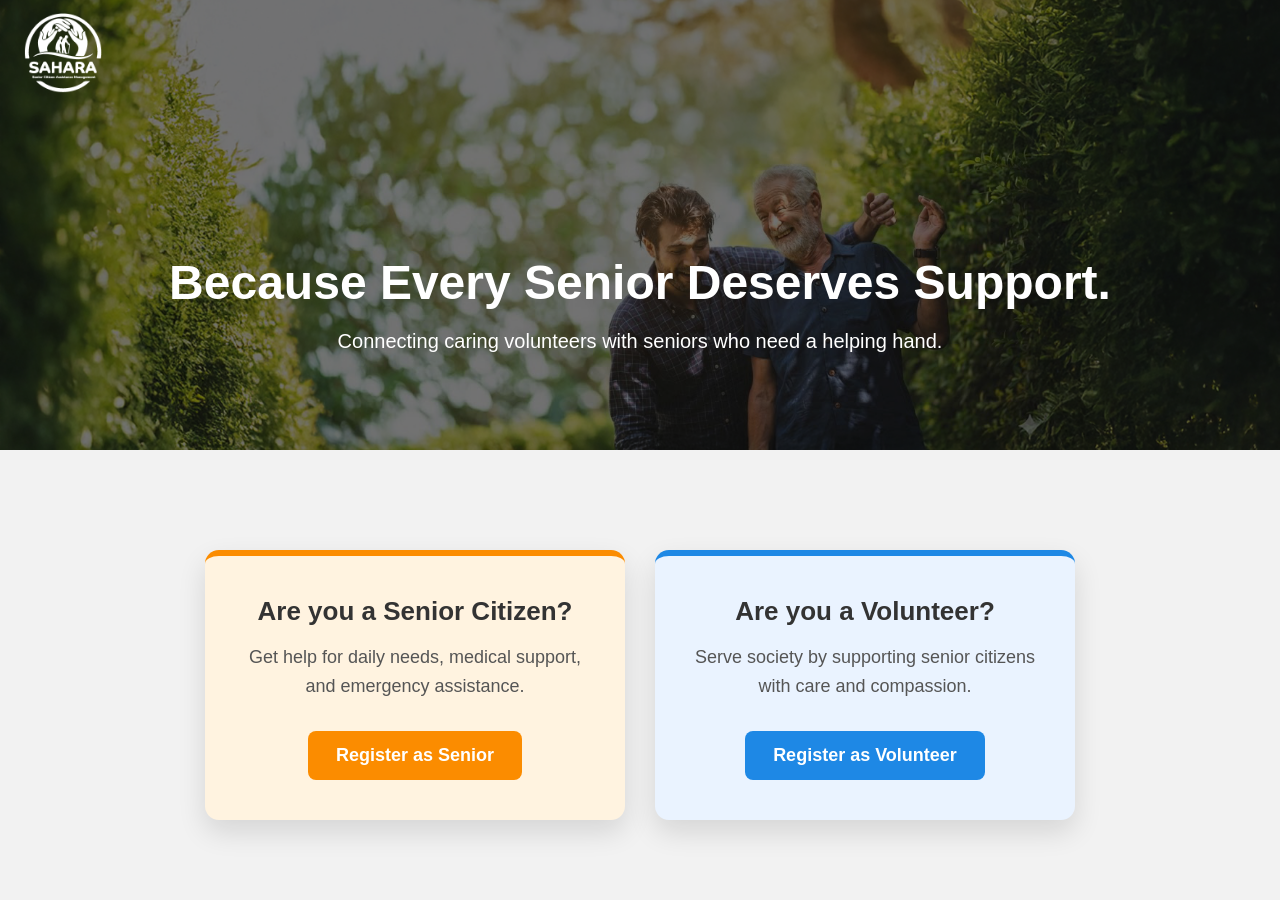
<file: index.html>
<!DOCTYPE html>
<html lang="en">

<head>
    <meta charset="UTF-8">
    <meta name="viewport" content="width=device-width, initial-scale=1.0">
    <title>SAHARA | Senior Citizen Assistance Platform</title>
    <link rel="stylesheet" href="style.css">
</head>

<body>

    <header class="header">
        <div class="logo">
            <img src="imgages/Untitled-1_White.png" alt="SAHARA Logo">
        </div>
    </header>

    <div class="main-container">

        <!-- TOP SECTION -->
        <div class="top-section">
            <div class="overlay">
                <h1>Because Every Senior Deserves Support.</h1>
                <p>Connecting caring volunteers with seniors who need a helping hand.</p>
            </div>
        </div>

        <!-- BOTTOM SECTION -->
        <section class="main-section">


            <div class="bottom-section">

                <div class="login-cards">

                    <!-- SENIOR CARD -->
                    <div class="card senior">
                        <h3>Are you a Senior Citizen?</h3>
                        <p>Get help for daily needs, medical support, and emergency assistance.</p>
                        <button onclick="goSeniorLogin()">Register as Senior</button>
                    </div>

                    <!-- VOLUNTEER CARD -->
                    <div class="card volunteer">
                        <h3>Are you a Volunteer?</h3>
                        <p>Serve society by supporting senior citizens with care and compassion.</p>
                        <button>Register as Volunteer</button>
                    </div>

                </div>
            </div>
        </section>

    </div>
    <script>
        function goSeniorLogin() {
            window.location.href = "senior-login.html";
        }

        function goVolunteerLogin() {
            window.location.href = "volunteer-login.html";
        }
    </script>

</body>

</html>
</file>
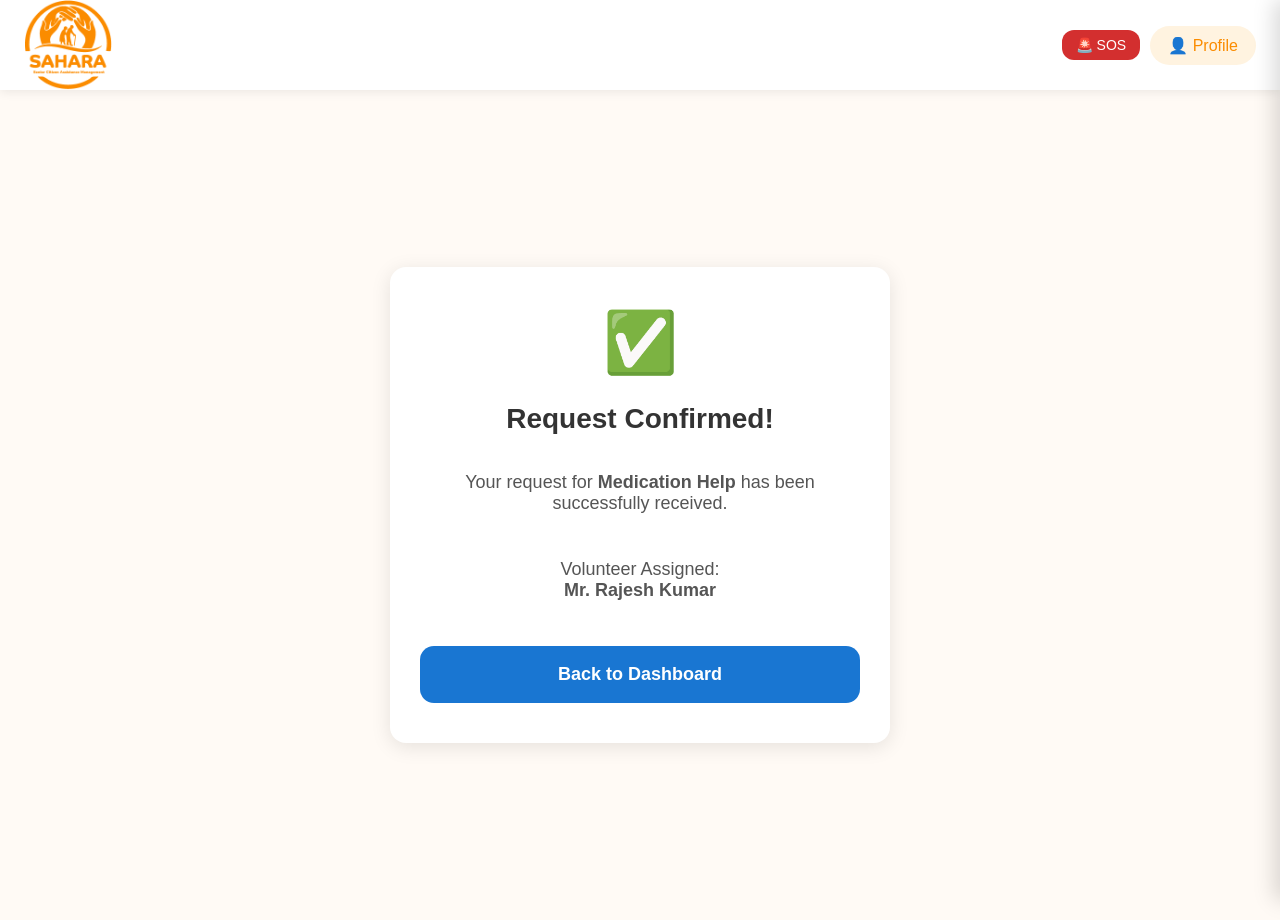
<file: confirmation.html>
<!DOCTYPE html>
<html lang="en">
<head>
  <meta charset="UTF-8">
  <meta name="viewport" content="width=device-width, initial-scale=1.0">
  <title>SAHARA | Request Confirmed</title>
  <link rel="stylesheet" href="confirmation.css">
</head>
<body>

  <header class="header">
    <div class="logo">
      <img src="imgages/orange-logo.png" alt="SAHARA Logo">
  </div>

    <div class="header-actions">
        <button class="sos-header-btn">🚨 SOS</button>
        <div class="profile-btn" onclick="toggleProfile()">👤 Profile</div>
    </div>
</header>

      <!-- PROFILE ASIDE -->
      <aside class="profile-aside" id="profileAside">

        <div class="aside-header">
            <span class="close" onclick="toggleProfile()">✕</span>
            <h2>My Profile</h2>
        </div>

        <div class="aside-body">

            <div class="profile-card">
                <p class="name">Ramesh Sharma</p>
                <p class="age">Age: 68</p>
            </div>

            <div class="emergency-card">
                <h3>Emergency Contacts</h3>
                <p>📞 Son – 9876543210</p>
                <p>📞 Daughter – 9123456789</p>
                <p>📞 Neighbor – 9001122334</p>
            </div>


            <!-- UPDATE BUTTON -->
            <div class="aside-action">
                <button class="update-btn">
                    ✏️ Update Details
                </button>
            </div>

        </div>

        </div>
        <!-- LOGOUT SECTION -->
        <div class="aside-footer">
            <button class="logout-btn">
                🚪 Logout
            </button>
        </div>


    </aside>

  <!-- CONFIRMATION SECTION -->
  <section class="confirmation-section">
      <div class="confirmation-card">
          <div class="checkmark">✅</div>
          <h1>Request Confirmed!</h1>
          <p>Your request for <strong>Medication Help</strong> has been successfully received.</p>

          <div class="volunteer-info">
              <p>Volunteer Assigned:</p>
              <p class="volunteer-name">Mr. Rajesh Kumar</p>
          </div>

          <button class="dashboard-btn" onclick="goToDashboard()">Back to Dashboard</button>
      </div>
  </section>

  

  <script>
    function toggleProfile() {
        document.getElementById("profileAside").classList.toggle("active");
    }
    function openEmergencyModal() {
            document.getElementById("emergencyModal").classList.add("active");
        }

        function closeEmergencyModal() {
            document.getElementById("emergencyModal").classList.remove("active");
        }

        function addModalContact() {
            const div = document.createElement("div");
            div.className = "contact-row";
            div.innerHTML = `
        <input type="tel" placeholder="Contact number">
        <input type="text" placeholder="Relation">
        <button onclick="removeContact(this)">Remove</button>
    `;
            document.getElementById("modalContacts").appendChild(div);
        }

        function removeContact(btn) {
            btn.parentElement.remove();
        }

        function saveEmergencyContacts() {
            const modalContacts = document.querySelectorAll("#modalContacts .contact-row");
            const emergencyCard = document.querySelector(".emergency-card");

            emergencyCard.innerHTML = "<h3>Emergency Contacts</h3>";

            modalContacts.forEach(row => {
                const phone = row.children[0].value;
                const relation = row.children[1].value;
                emergencyCard.innerHTML += `<p>📞 ${relation} – ${phone}</p>`;
            });

            closeEmergencyModal();
        }
</script>

</body>
</html>
</file>
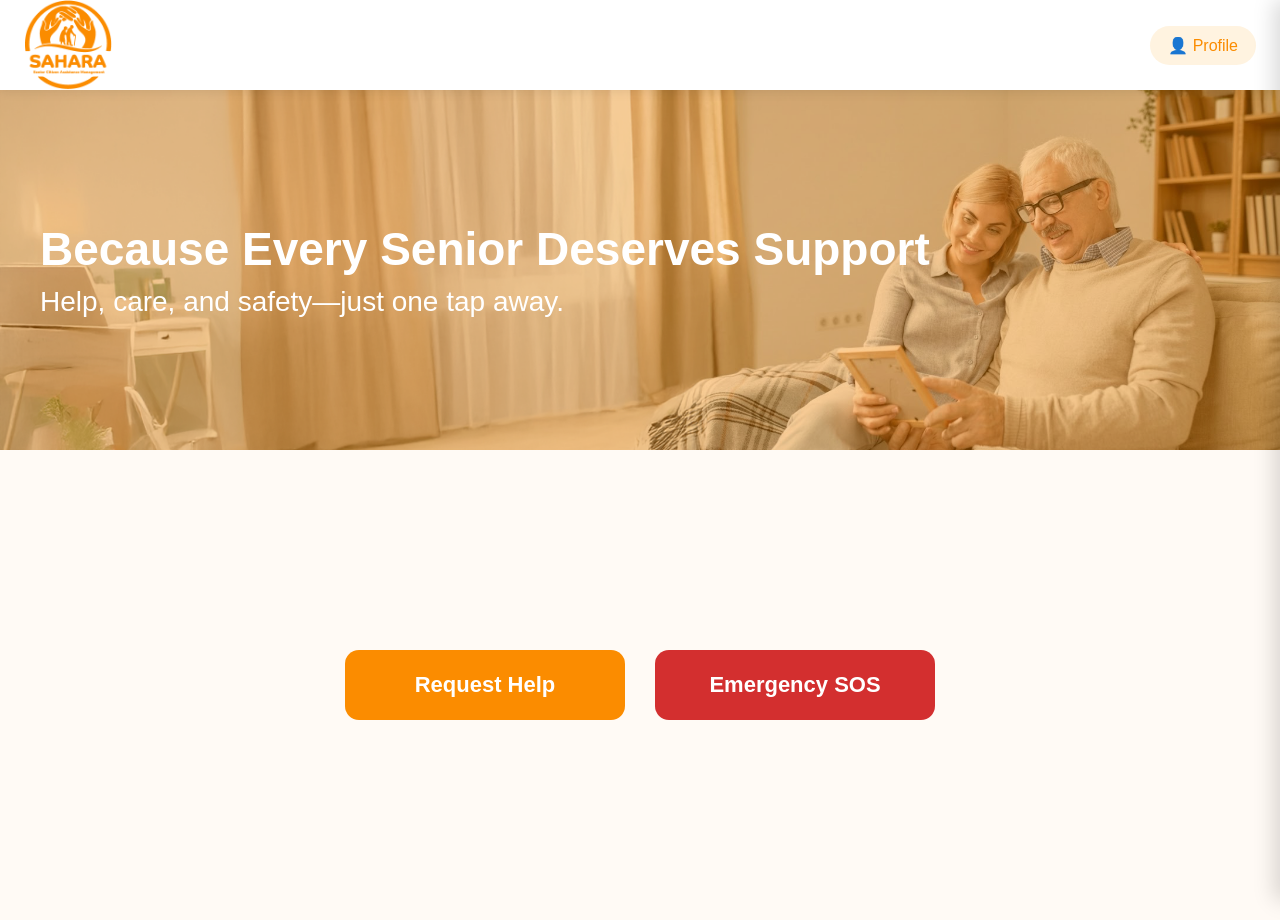
<file: dashboard.html>
<!DOCTYPE html>
<html lang="en">

<head>
    <meta charset="UTF-8">
    <meta name="viewport" content="width=device-width, initial-scale=1.0">
    <title>SAHARA | Senior Dashboard</title>
    <link rel="stylesheet" href="dashboard.css">
</head>

<body>

    <!-- HEADER -->
    <header class="header">
        <div class="logo">
            <img src="imgages/orange-logo.png" alt="SAHARA Logo">
        </div>
        
        <div class="profile-btn" onclick="toggleProfile()">👤 Profile</div>

    </header>


    <!-- PROFILE ASIDE -->
    <aside class="profile-aside" id="profileAside">

        <div class="aside-header">
            <span class="close" onclick="toggleProfile()">✕</span>
            <h2>My Profile</h2>
        </div>

        <div class="aside-body">

            <div class="profile-card">
                <p class="name">Ramesh Sharma</p>
                <p class="age">Age: 68</p>
            </div>

            <div class="emergency-card">
                <h3>Emergency Contacts</h3>
                <p>📞 Son – 9876543210</p>
                <p>📞 Daughter – 9123456789</p>
                <p>📞 Neighbor – 9001122334</p>
            </div>


            <!-- UPDATE BUTTON -->
            <div class="aside-action">
                <button class="update-btn" onclick="openEmergencyModal()">
                    ✏️ Update Details
                </button>
                
            </div>

        </div>

        </div>
        <!-- LOGOUT SECTION -->
        <div class="aside-footer">
            <button class="logout-btn">
                🚪 Logout
            </button>
        </div>


    </aside>



    <!-- TAGLINE SECTION -->
    <section class="hero-section">
        <div class="hero-overlay">
            <h1>Because Every Senior Deserves Support</h1>
            <p>
                Help, care, and safety—just one tap away.
            </p>
        </div>
    </section>

    <!-- ACTION BUTTONS -->
    <section class="action-section">

        <div class="action-buttons">
            <button class="help-btn" onclick="goToRequestHelp()">
                Request Help
            </button>

            <button class="sos-btn">
                Emergency SOS
            </button>
        </div>

    </section>

    <!-- EMERGENCY EDIT MODAL -->
<div class="modal-overlay" id="emergencyModal">

    <div class="modal-box">

        <h3>Update Emergency Contacts</h3>

        <div id="modalContacts">

            <div class="contact-row">
                <input type="tel" value="9876543210">
                <input type="text" value="Son">
                <button onclick="removeContact(this)">Remove</button>
            </div>

            <div class="contact-row">
                <input type="tel" value="9123456789">
                <input type="text" value="Daughter">
                <button onclick="removeContact(this)">Remove</button>
            </div>

        </div>

        <button class="add-btn" onclick="addModalContact()">+ Add Contact</button>

        <div class="modal-actions">
            <button class="cancel-btn" onclick="closeEmergencyModal()">Cancel</button>
            <button class="save-btn" onclick="saveEmergencyContacts()">Save</button>
        </div>

    </div>

</div>

<!-- EMERGENCY EDIT MODAL -->
<div class="modal-overlay" id="emergencyModal">

    <div class="modal-box">

        <h3>Update Emergency Contacts</h3>

        <div id="modalContacts">

            <div class="contact-row">
                <input type="tel" value="9876543210">
                <input type="text" value="Son">
                <button onclick="removeContact(this)">Remove</button>
            </div>

            <div class="contact-row">
                <input type="tel" value="9123456789">
                <input type="text" value="Daughter">
                <button onclick="removeContact(this)">Remove</button>
            </div>

        </div>

        <button class="add-btn" onclick="addModalContact()">+ Add Contact</button>

        <div class="modal-actions">
            <button class="cancel-btn" onclick="closeEmergencyModal()">Cancel</button>
            <button class="save-btn" onclick="saveEmergencyContacts()">Save</button>
        </div>

    </div>

</div>

    <script>
        function toggleProfile() {
            document.getElementById("profileAside").classList.toggle("active");
        }
        function goToRequestHelp() {
        window.location.href = "request-help.html";
    }
    </script>

</body>

</html>
</file>
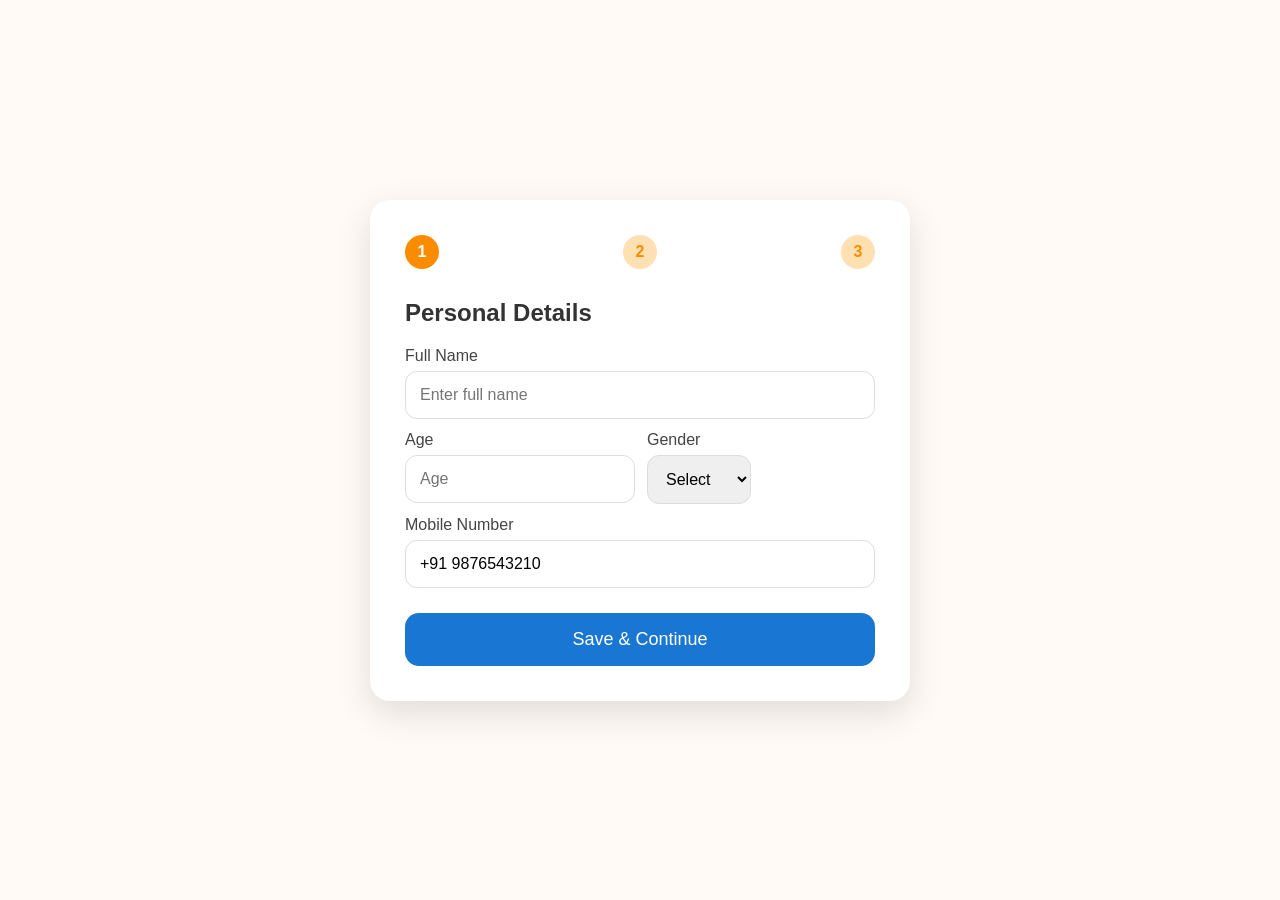
<file: emergency-details.html>
<!DOCTYPE html>
<html lang="en">

<head>
    <meta charset="UTF-8">
    <meta name="viewport" content="width=device-width, initial-scale=1.0">
    <title>SAHARA | Safety Form</title>
    <link rel="stylesheet" href="senior-safety-form.css">
</head>

<body>

    <div class="form-wrapper">

        <!-- STEP INDICATOR -->
        <div class="steps">
            <div class="step active">1</div>
            <div class="step">2</div>
            <div class="step">3</div>
        </div>

        <!-- STEP 1 : PERSONAL DETAILS -->
        <div class="form-step active">

            <h2>Personal Details</h2>

            <label>Full Name</label>
            <input type="text" placeholder="Enter full name">

            <div class="row">
                <div>
                    <label>Age</label>
                    <input type="number" placeholder="Age">
                </div>
                <div>
                    <label>Gender</label>
                    <select>
                        <option>Select</option>
                        <option>Male</option>
                        <option>Female</option>
                        <option>Other</option>
                    </select>
                </div>
            </div>

            <label>Mobile Number</label>
            <input type="tel" value="+91 9876543210" readonly>

            <button class="next-btn" onclick="nextStep()">Save & Continue</button>
        </div>

        <!-- STEP 2 : MEDICAL DETAILS -->
        <div class="form-step">

            <h2>Medical Information</h2>

            <!-- TOGGLE -->
            <div class="toggle-row">
                <span>Are you currently on medication?</span>
                <label class="switch">
                    <input type="checkbox" id="medToggle" onchange="toggleMedical()">
                    <span class="slider"></span>
                </label>
            </div>

            <!-- MEDICAL FIELDS -->
            <div id="medicalFields" class="disabled">

                <label>Current Medicines / Health Notes</label>
                <textarea placeholder="Write medicine names or any health information (optional)"></textarea>

                <label>Blood Group</label>
                <select>
                    <option>Select</option>
                    <option>A+</option>
                    <option>A-</option>
                    <option>B+</option>
                    <option>B-</option>
                    <option>O+</option>
                    <option>O-</option>
                    <option>AB+</option>
                    <option>AB-</option>
                </select>

                <label>Chronic Conditions</label>
                <div class="checkbox-group">
                    <div class="check-item">
                        <input type="checkbox"> <span>Diabetes</span>
                    </div>
                    <div class="check-item">
                        <input type="checkbox"> <span>High Blood Pressure</span>
                    </div>
                    <div class="check-item">
                        <input type="checkbox"> <span>Heart Condition</span>
                    </div>
                    <div class="check-item">
                        <input type="checkbox"> <span>Asthma</span>
                    </div>
                    <div class="check-item">
                        <input type="checkbox"> <span>Other</span>
                    </div>
                </div>

                <label>Doctor Contact Number</label>
                <input type="tel" placeholder="Doctor's phone number">

                <label>Preferred Hospital</label>
                <input type="text" placeholder="Hospital name">

            </div>

            <button class="next-btn" onclick="nextStep()">Save & Continue</button>
        </div>


        <!-- STEP 3 : EMERGENCY CONTACTS -->
        <div class="form-step">

            <h2>Emergency Contacts</h2>

            <div id="contacts">
                <div class="contact-row">
                    <input type="tel" placeholder="Contact number">
                    <input type="text" placeholder="Relation">
                </div>
            </div>

            <button class="add-btn" onclick="addContact()">+ Add Contact</button>
            <button type="button" class="submit-btn" onclick="submitForm()">Submit Details</button>
            <script>
                let currentStep = 0;
                const steps = document.querySelectorAll(".form-step");
                const indicators = document.querySelectorAll(".step");

                function nextStep() {
                    if (currentStep < steps.length - 1) {
                        steps[currentStep].classList.remove("active");
                        indicators[currentStep].classList.remove("active");

                        currentStep++;
                        steps[currentStep].classList.add("active");
                        indicators[currentStep].classList.add("active");
                    }
                }

                function toggleMedical() {
                    const fields = document.getElementById("medicalFields");
                    fields.classList.toggle("disabled");
                }

                function addContact() {
                    const div = document.createElement("div");
                    div.className = "contact-row removable";
                    div.innerHTML = `
        <input type="tel" placeholder="Contact number">
        <input type="text" placeholder="Relation">
        <button onclick="this.parentElement.remove()">Remove</button>
    `;
                    document.getElementById("contacts").appendChild(div);
                }

                /* 🔗 FINAL CONNECT FUNCTION */
                function submitForm() {
                    alert("Details saved successfully!");
                    window.location.href = "dashboard.html";
                }
                function openEmergencyModal() {
            document.getElementById("emergencyModal").classList.add("active");
        }

        function closeEmergencyModal() {
            document.getElementById("emergencyModal").classList.remove("active");
        }

        function addModalContact() {
            const div = document.createElement("div");
            div.className = "contact-row";
            div.innerHTML = `
        <input type="tel" placeholder="Contact number">
        <input type="text" placeholder="Relation">
        <button onclick="removeContact(this)">Remove</button>
    `;
            document.getElementById("modalContacts").appendChild(div);
        }

        function removeContact(btn) {
            btn.parentElement.remove();
        }

        function saveEmergencyContacts() {
            const modalContacts = document.querySelectorAll("#modalContacts .contact-row");
            const emergencyCard = document.querySelector(".emergency-card");

            emergencyCard.innerHTML = "<h3>Emergency Contacts</h3>";

            modalContacts.forEach(row => {
                const phone = row.children[0].value;
                const relation = row.children[1].value;
                emergencyCard.innerHTML += `<p>📞 ${relation} – ${phone}</p>`;
            });

            closeEmergencyModal();
        }

            </script>


</body>

</html>
</file>
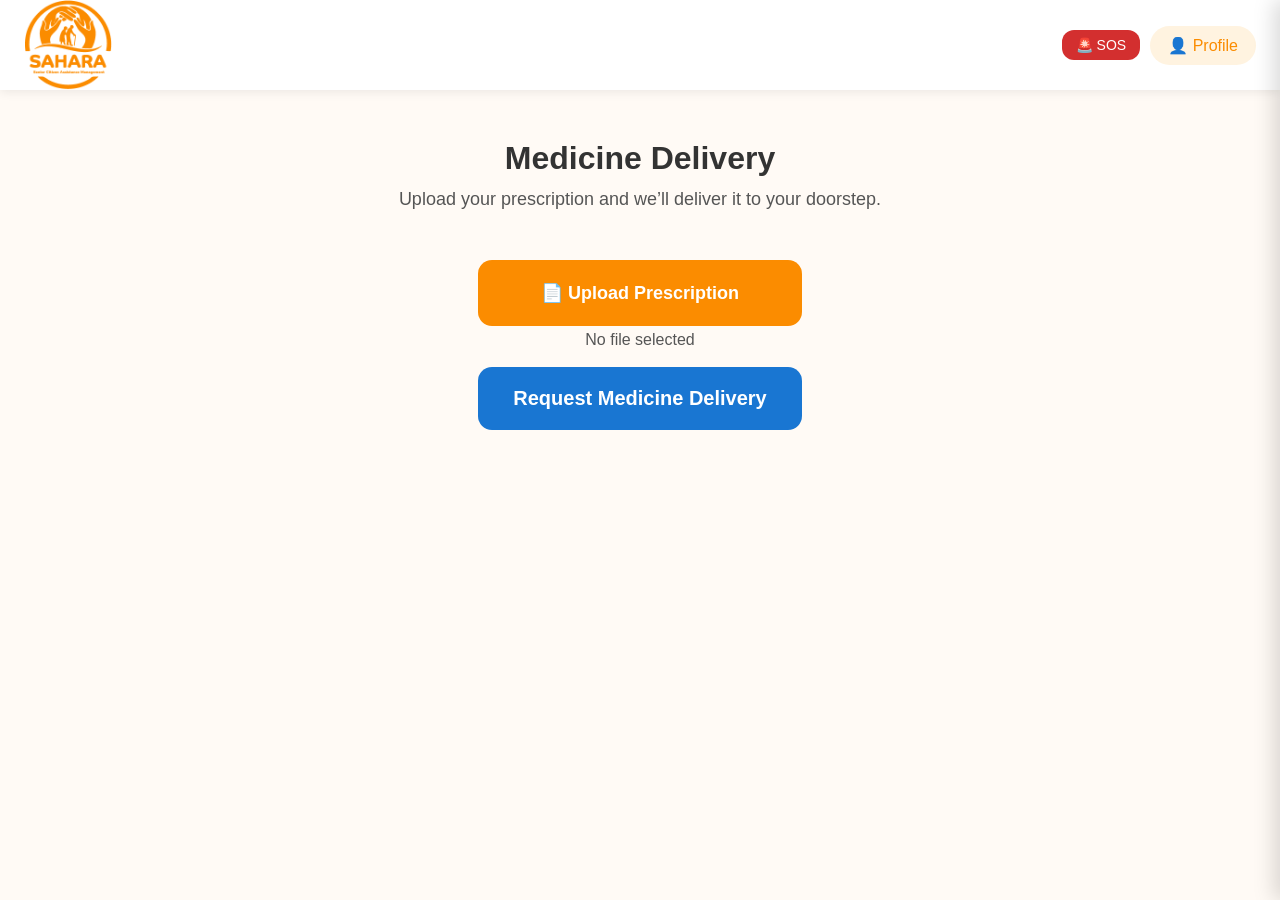
<file: medical-help.html>
<!DOCTYPE html>
<html lang="en">

<head>
    <meta charset="UTF-8">
    <meta name="viewport" content="width=device-width, initial-scale=1.0">
    <title>SAHARA | Medicine Delivery</title>
    <link rel="stylesheet" href="medical-help.css">
</head>

<body>

    <header class="header">
                <div class="logo">
            <img src="imgages/orange-logo.png" alt="SAHARA Logo">
        </div>

        <div class="header-actions">
            <button class="sos-header-btn">🚨 SOS</button>
            <div class="profile-btn" onclick="toggleProfile()">👤 Profile</div>
        </div>
    </header>


    <!-- PROFILE ASIDE -->
    <aside class="profile-aside" id="profileAside">

        <div class="aside-header">
            <span class="close" onclick="toggleProfile()">✕</span>
            <h2>My Profile</h2>
        </div>

        <div class="aside-body">

            <div class="profile-card">
                <p class="name">Ramesh Sharma</p>
                <p class="age">Age: 68</p>
            </div>

            <div class="emergency-card">
                <h3>Emergency Contacts</h3>
                <p>📞 Son – 9876543210</p>
                <p>📞 Daughter – 9123456789</p>
                <p>📞 Neighbor – 9001122334</p>
            </div>

            <!-- UPDATE BUTTON -->
            <div class="aside-action">
                <button class="update-btn">
                    ✏️ Update Details
                </button>
            </div>
        </div>

        <!-- LOGOUT SECTION -->
        <div class="aside-footer">
            <button class="logout-btn">
                🚪 Logout
            </button>
        </div>
    </aside>


    <!-- PAGE TITLE -->
    <section class="page-title">
        <h1>Medicine Delivery</h1>
        <p>Upload your prescription and we’ll deliver it to your doorstep.</p>
    </section>

    <!-- UPLOAD FORM -->
    <section class="upload-section">
        <form id="prescriptionForm">

            <!-- File Upload -->
            <label for="prescription" class="upload-btn">
                📄 Upload Prescription
            </label>
            <input type="file" id="prescription" name="prescription" accept=".jpg,.jpeg,.png,.pdf" hidden>

            <!-- Show uploaded file name -->
            <p id="fileName" class="file-name">No file selected</p>

            <!-- Submit -->
            <button type="submit" class="request-btn">Request Medicine Delivery</button>
        </form>
    </section>

    <script>
        // Show file name after upload
        const prescriptionInput = document.getElementById("prescription");
        const fileName = document.getElementById("fileName");
        function toggleProfile() {
            document.getElementById("profileAside").classList.toggle("active");
        }

        prescriptionInput.addEventListener("change", function () {
            if (this.files.length > 0) {
                fileName.textContent = this.files[0].name;
            } else {
                fileName.textContent = "No file selected";
            }
        });

        // Handle form submit
        const form = document.getElementById("prescriptionForm");
        form.addEventListener("submit", function (e) {
            e.preventDefault();
            alert("Prescription uploaded! Request sent successfully.");
            // Here API integration will handle the request
        });
    </script>

</body>

</html>
</file>
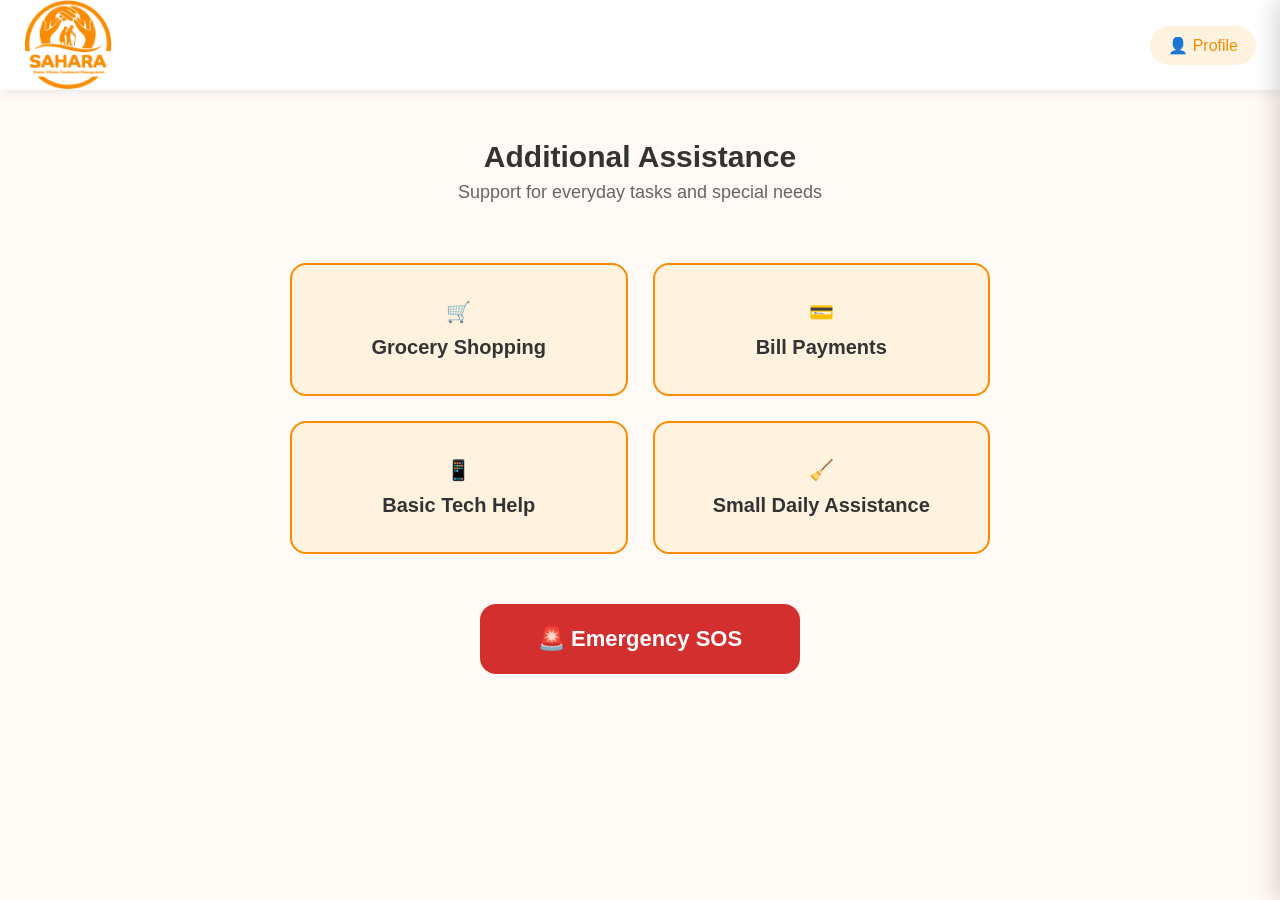
<file: misc-help.html>
<!DOCTYPE html>
<html lang="en">

<head>
    <meta charset="UTF-8">
    <meta name="viewport" content="width=device-width, initial-scale=1.0">
    <title>SAHARA | Miscellaneous Help</title>
    <link rel="stylesheet" href="misc-help.css">
</head>

<body>

    <!-- HEADER -->
    <header class="header">
        <div class="logo">
            <img src="imgages/orange-logo.png" alt="SAHARA Logo">
        </div>
        <div class="profile-btn" onclick="toggleProfile()">👤 Profile</div>
    </header>

    <!-- PROFILE ASIDE -->
    <aside class="profile-aside" id="profileAside">

        <div class="aside-header">
            <span class="close" onclick="toggleProfile()">✕</span>
            <h2>My Profile</h2>
        </div>

        <div class="aside-body">

            <div class="profile-card">
                <p class="name">Ramesh Sharma</p>
                <p class="age">Age: 68</p>
            </div>

            <div class="emergency-card">
                <h3>Emergency Contacts</h3>
                <p>📞 Son – 9876543210</p>
                <p>📞 Daughter – 9123456789</p>
                <p>📞 Neighbor – 9001122334</p>
            </div>

                    <!-- UPDATE BUTTON -->
        <div class="aside-action">
            <button class="update-btn">
                ✏️ Update Details
            </button>
        </div>
        </div>

                <!-- LOGOUT SECTION -->
                <div class="aside-footer">
                    <button class="logout-btn">
                        🚪 Logout
                    </button>
                </div>

    </aside>

    <!-- PAGE TITLE -->
    <section class="page-title">
        <h1>Additional Assistance</h1>
        <p>Support for everyday tasks and special needs</p>
    </section>

    <!-- SERVICES -->
    <section class="services-section">

        <div class="service-grid">

            <button class="service-card">
                🛒
                <span>Grocery Shopping</span>
            </button>

            <button class="service-card">
                💳
                <span>Bill Payments</span>
            </button>

            <button class="service-card">
                📱
                <span>Basic Tech Help</span>
            </button>

            <button class="service-card">
                🧹
                <span>Small Daily Assistance</span>
            </button>

        </div>

        <!-- EMERGENCY -->
        <button class="sos-btn">
            🚨 Emergency SOS
        </button>

    </section>
    <script>
        function toggleProfile() {
            document.getElementById("profileAside").classList.toggle("active");
        }
        
    </script>
</body>

</html>
</file>
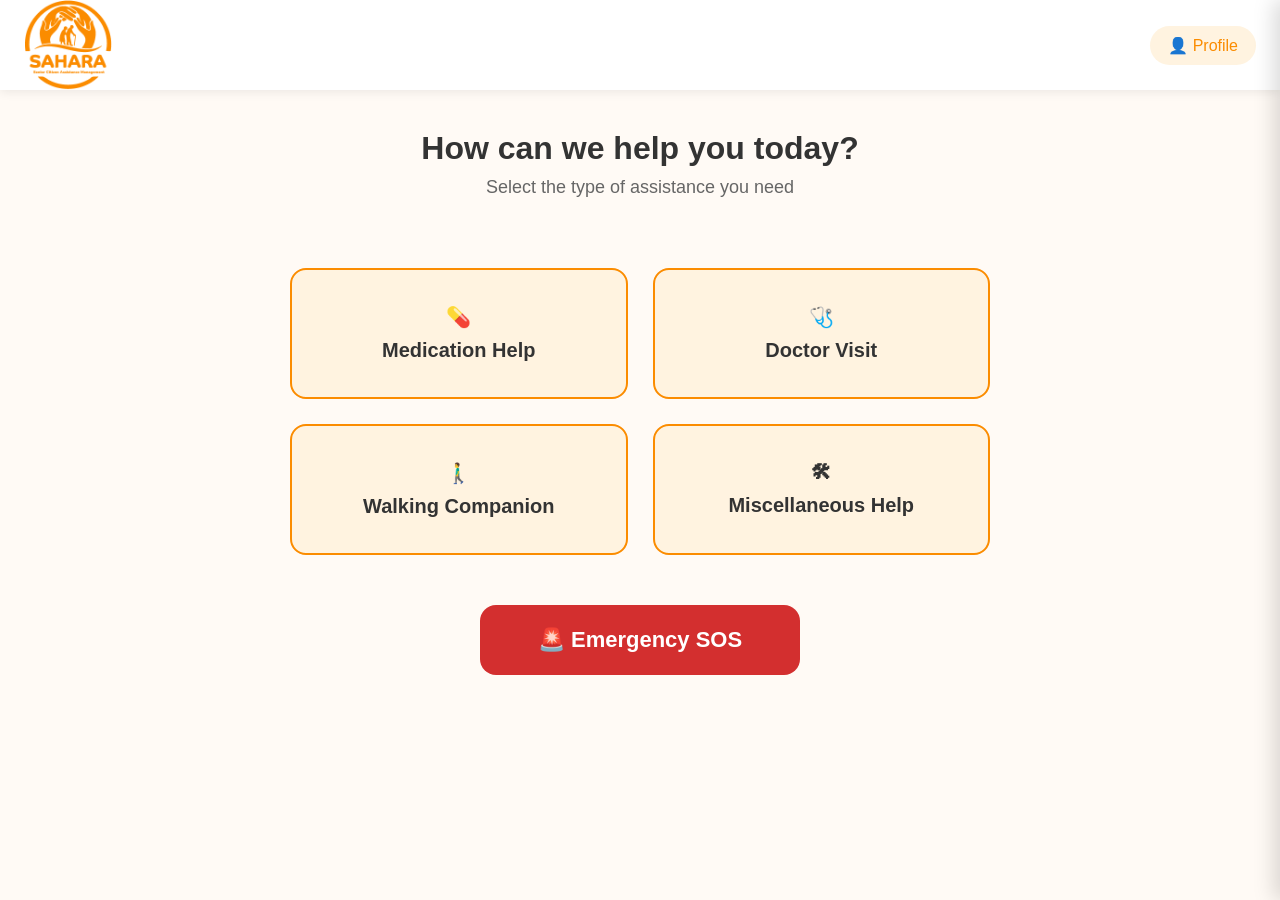
<file: request-help.html>
<!DOCTYPE html>
<html lang="en">

<head>
    <meta charset="UTF-8">
    <meta name="viewport" content="width=device-width, initial-scale=1.0">
    <title>SAHARA | Request Help</title>
    <link rel="stylesheet" href="request-help.css">
</head>

<body>

    <!-- HEADER -->
    <header class="header">
        <div class="logo">
            <img src="imgages/orange-logo.png" alt="SAHARA Logo">
        </div>
        <div class="profile-btn" onclick="toggleProfile()">👤 Profile</div>
    </header>

    <!-- PROFILE ASIDE -->
    <aside class="profile-aside" id="profileAside">

        <div class="aside-header">
            <span class="close" onclick="toggleProfile()">✕</span>
            <h2>My Profile</h2>
        </div>

        <div class="aside-body">

            <div class="profile-card">
                <p class="name">Ramesh Sharma</p>
                <p class="age">Age: 68</p>
            </div>

            <div class="emergency-card">
                <h3>Emergency Contacts</h3>
                <p>📞 Son – 9876543210</p>
                <p>📞 Daughter – 9123456789</p>
                <p>📞 Neighbor – 9001122334</p>
            </div>

            <!-- UPDATE BUTTON -->
            <div class="aside-action">
                <button class="update-btn">
                    ✏️ Update Details
                </button>
            </div>
        </div>

        <!-- LOGOUT SECTION -->
        <div class="aside-footer">
            <button class="logout-btn">
                🚪 Logout
            </button>
        </div>

    </aside>

    <!-- PAGE TITLE -->
    <section class="page-title">
        <h1>How can we help you today?</h1>
        <p>Select the type of assistance you need</p>
    </section>

    <!-- SERVICES -->
    <section class="services-section">

        <div class="service-grid">

            <button class="service-card">
                💊
                <span>Medication Help</span>
            </button>

            <button class="service-card">
                🩺
                <span>Doctor Visit</span>
            </button>

            <button class="service-card">
                🚶‍♂️
                <span>Walking Companion</span>
            </button>

            <button class="service-card">
                🛠
                <span>Miscellaneous Help</span>
            </button>

        </div>

        <!-- EMERGENCY -->
        <button class="sos-btn">
            🚨 Emergency SOS
        </button>

    </section>
    <script>
        function toggleProfile() {
            document.getElementById("profileAside").classList.toggle("active");
        }
        
    </script>
</body>

</html>
</file>
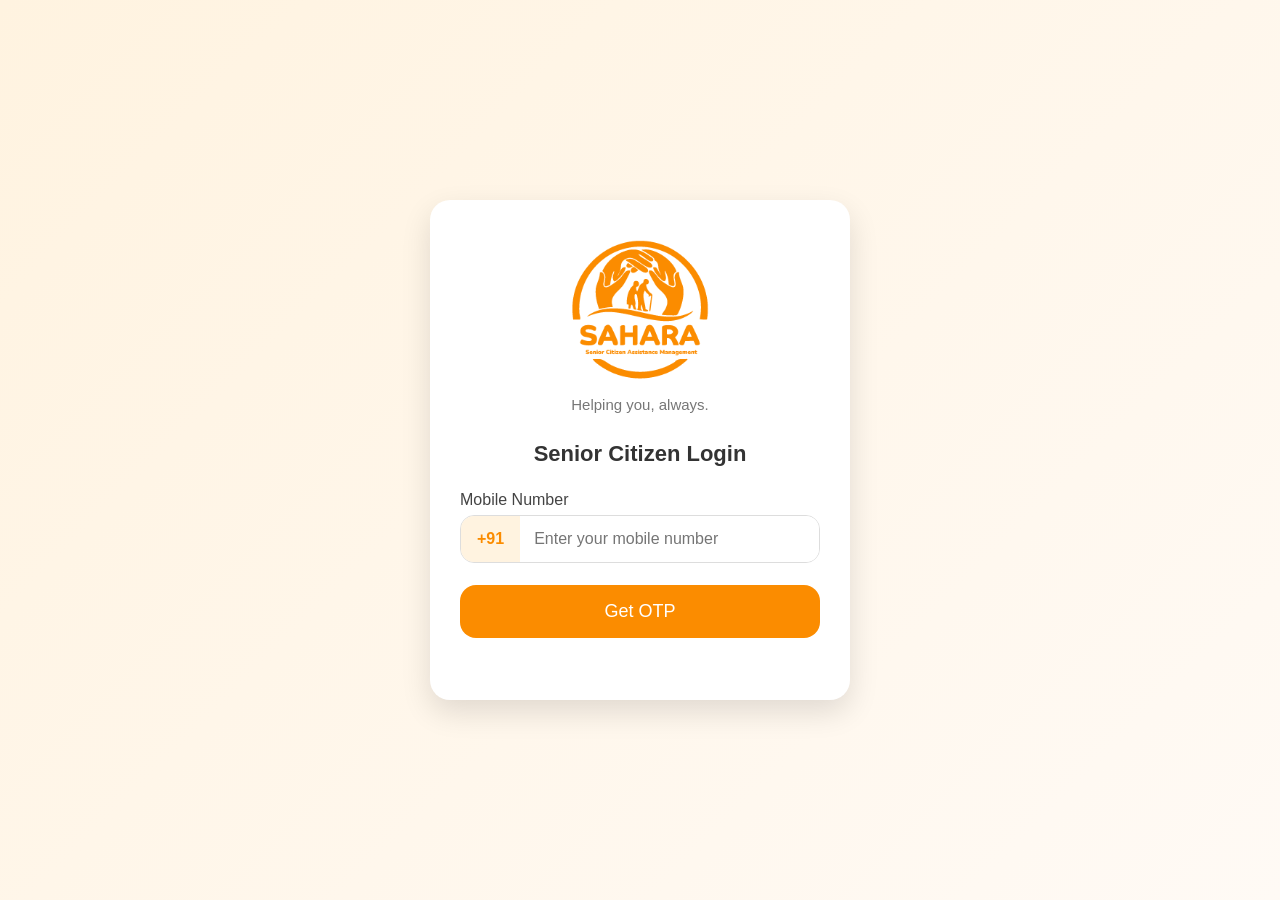
<file: senior-login.html>
<!DOCTYPE html>
<html lang="en">

<head>
    <meta charset="UTF-8">
    <meta name="viewport" content="width=device-width, initial-scale=1.0">
    <title>SAHARA | Senior Login</title>
    <link rel="stylesheet" href="senior-login.css">
</head>

<body>

    <div class="login-wrapper">

        <div class="login-container">

            <!-- LOGO INSIDE FORM -->
            <div class="form-logo">
                <img src="imgages/orange-logo.png" alt="SAHARA Logo">
            </div>

            <p class="tagline">Helping you, always.</p>

            <h2>Senior Citizen Login</h2>

            <!-- PHONE NUMBER -->
            <label>Mobile Number</label>
            <div class="phone-input">
                <span>+91</span>
                <input type="tel" placeholder="Enter your mobile number" maxlength="10">
            </div>

            <button class="otp-btn" onclick="goToDetails()">Get OTP</button>


            <!-- OTP SECTION -->
            <div class="otp-section">
                <label>Enter OTP</label>
                <input type="text" placeholder="Enter 6-digit OTP" maxlength="6">
                <button class="verify-btn" onclick="verifyOTP()">Verify & Continue</button>

            </div>

        </div>

    </div>

    <script>
        function goToDetails() {
            // Simulate OTP sent
            document.querySelector(".otp-section").classList.add("active");
        }

        function verifyOTP(){
            window.location.href = "emergency-details.html";
        }
    </script>


</body>

</html>
</file>
<file: style.css>
* {
    margin: 0;
    padding: 0;
    box-sizing: border-box;
    font-family: "Segoe UI", sans-serif;
}

/* BODY */
body {
    min-height: 100vh;
    overflow-y: auto;
    background: #ffffff;
}

/* MAIN CONTAINER */
.main-container {
    min-height: 100vh;
    display: flex;
    flex-direction: column;
}

/* TOP SECTION */
.top-section {
    height: 50vh;
    background: url("img/unnamed.png") center/cover no-repeat;
    position: relative;
}

.overlay {
    height: 100%;
    background: rgba(0, 0, 0, 0.55);
    color: #fff;
    display: flex;
    flex-direction: column;
    justify-content: center;
    align-items: center;
    padding: 50px 20px;
    text-align: center;
}

.overlay h1 {
    margin-top: 18vh;
    font-size: 48px;
    margin-bottom: 15px;
}

.overlay p {
    font-size: 20px;
    max-width: 800px;
    line-height: 1.6;
}

/* BOTTOM SECTION */
.bottom-section {       /* little more breathing space */
    background: #f2f2f2;          /* softer, cleaner gray */
    padding: 60px 20px 80px;      /* more vertical comfort */
    display: flex;
    justify-content: center;
}

.main-section {
    background: #f2f2f2;   /* full gray area */
    padding: 80px 0;       /* space above & below cards */
    height: 50vh;
}


/* LOGIN CARDS */
.login-cards {
    display: flex;
    gap: 30px;
    margin-top: -40px; /* pulls cards upward */
}

/* COMMON CARD */
.card {
    width: 420px;
    padding: 40px 30px;
    border-radius: 14px;
    text-align: center;
    box-shadow: 0 12px 28px rgba(0,0,0,0.12);
    transition: transform 0.3s ease;
    background: #ffffff;
}

.card:hover {
    transform: translateY(-6px);
}

.card h3 {
    font-size: 26px;
    margin-bottom: 16px;
    color: #333;
}

.card p {
    font-size: 18px;
    margin-bottom: 30px;
    line-height: 1.6;
    color: #555;
}

/* BUTTON */
.card button {
    border: none;
    color: white;
    padding: 14px 28px;
    border-radius: 8px;
    cursor: pointer;
    font-size: 18px;
    font-weight: 600;
}

/* VOLUNTEER THEME */
.volunteer {
    background: #eaf3ff;
    border-top: 6px solid #1e88e5;
}

.volunteer button {
    background: #1e88e5;
}

/* SENIOR THEME */
.senior {
    background: #fff3e0;
    border-top: 6px solid #fb8c00;
}

.senior button {
    background: #fb8c00;
}

.card button:hover {
    opacity: 0.9;
}

/* MOBILE RESPONSIVE */
@media (max-width: 768px) {

    .top-section {
        height: 30vh;
    }

    .overlay h1 {
        font-size: 34px;
    }

    .overlay p {
        font-size: 16px;
    }

    .overlay h1 {
    margin-top: 3vh;
    font-size: 30px;
}

    .login-cards {
        flex-direction: column;
        gap: 25px;
        margin-top: 0;
    }

    .card {
        width: 100%;
        padding: 35px 25px;
    }

    .card h3 {
        font-size: 24px;
    }

    .card p {
        font-size: 17px;
    }

    .card button {
        width: 100%;
        font-size: 18px;
        padding: 16px;
    }

    .overlay{
        padding: 50px;
    }

    .bottom-section {
    padding: 0px 20px 80px;

}
}

/* HEADER */
.header {
    position: absolute;      /* sits over hero section */
    top: 0;
    left: 0;
    width: 100%;
    height: 70px;
    display: flex;
    align-items: center;
    padding: 0 24px;
    z-index: 1000;
}

/* LOGO */
.logo img {
    margin-top: 4vh;
    height: 80px;
    width: auto;
    display: block;
}

/* 📱 MOBILE RESPONSIVE */
@media (max-width: 768px) {
    .logo img {
        margin-top: 1vh;
        height: 64px;
    }
}
</file>
<file: confirmation.css>
* {
    margin: 0;
    padding: 0;
    box-sizing: border-box;
    font-family: "Segoe UI", sans-serif;
}

body {
    background: #fffaf5;
}

/* HEADER */
.header {
    height: 70px;
    background: #ffffff;
    display: flex;
    align-items: center;
    justify-content: space-between;
    padding: 0 30px;
    box-shadow: 0 2px 10px rgba(0,0,0,0.08);
    position: sticky;
    top: 0;
    z-index: 1000;
}

.logo {
    font-size: 24px;
    font-weight: bold;
    color: #fb8c00;
}

.profile-btn {
    background: #fff3e0;
    padding: 10px 18px;
    border-radius: 20px;
    color: #fb8c00;
    cursor: pointer;
}

/* CONFIRMATION SECTION */
.confirmation-section {
    display: flex;
    justify-content: center;
    align-items: center;
    padding: 60px 20px;
    min-height: calc(100vh - 70px);
}

.confirmation-card {
    background: #ffffff;
    padding: 40px 30px;
    border-radius: 16px;
    text-align: center;
    box-shadow: 0 4px 20px rgba(0,0,0,0.1);
    max-width: 500px;
    width: 100%;
    gap: 25px;
    display: flex;
    flex-direction: column;
    align-items: center;
}

.checkmark {
    font-size: 60px;
}

.confirmation-card h1 {
    font-size: 28px;
    color: #333;
    margin-bottom: 12px;
}

.confirmation-card p {
    font-size: 18px;
    color: #555;
}

.volunteer-info {
    margin: 20px 0;
}

.volunteer-name {
    font-weight: bold;
    color: #fb8c00;
    font-size: 20px;
}

/* DASHBOARD BUTTON */
.dashboard-btn {
    background: #1976d2;
    color: white;
    padding: 18px 30px;
    font-size: 18px;
    font-weight: bold;
    border-radius: 14px;
    border: none;
    cursor: pointer;
    width: 100%;
}

.dashboard-btn:hover {
    opacity: 0.9;
}

/* SOS BUTTON */
.sos-btn {
    position: fixed;
    bottom: 20px;
    left: 50%;
    transform: translateX(-50%);
    width: 90%;
    max-width: 400px;
    padding: 18px;
    font-size: 20px;
    font-weight: bold;
    border-radius: 14px;
    border: none;
    background: #d32f2f;
    color: white;
    cursor: pointer;
    z-index: 1000;
}

.sos-btn:hover {
    opacity: 0.9;
}

/* MOBILE */
@media (max-width: 768px){
    .confirmation-card {
        padding: 30px 20px;
    }

    .checkmark {
        font-size: 50px;
    }

    .confirmation-card h1 {
        font-size: 24px;
    }

    .confirmation-card p {
        font-size: 16px;
    }

    .volunteer-name {
        font-size: 18px;
    }

    .dashboard-btn {
        font-size: 18px;
        padding: 16px;
    }
}

/* ASIDE FOOTER */
.aside-footer {
    padding: 20px;
    border-top: 1px solid #eee;
}

/* LOGOUT BUTTON */
.logout-btn {
    width: 100%;
    background: #fbe9e7;
    color: #d32f2f;
    border: none;
    padding: 14px;
    font-size: 16px;
    border-radius: 12px;
    cursor: pointer;
    font-weight: 500;
}

.logout-btn:hover {
    background: #f8d7da;
}


/* PROFILE ASIDE */
.profile-aside {
    position: fixed;
    top: 0;
    right: -360px;
    width: 360px;
    height: 100vh;
    background: #ffffff;
    box-shadow: -6px 0 20px rgba(0,0,0,0.15);
    transition: right 0.35s ease;
    z-index: 3000;
    display: flex;
    flex-direction: column;
}

/* ACTIVE */
.profile-aside.active {
    right: 0;
}

/* HEADER */
.aside-header {
    height: 70px;
    display: flex;
    align-items: center;
    padding: 0 20px;
    border-bottom: 1px solid #eee;
}

.aside-header h2 {
    margin: 0 auto;
    color: #fb8c00;
    font-size: 20px;
}

.close {
    font-size: 20px;
    cursor: pointer;
}

/* BODY */
.aside-body {
    padding: 20px;
    overflow-y: auto;
}

/* PROFILE CARD */
.profile-card {
    text-align: center;
    padding: 20px;
    border-radius: 14px;
    background: #fff3e0;
    margin-bottom: 20px;
}

.profile-card .name {
    font-size: 20px;
    font-weight: 600;
}

.profile-card .age {
    font-size: 16px;
    color: #555;
}

/* EMERGENCY */
.emergency-card {
    padding: 18px;
    border-radius: 14px;
    background: #fafafa;
}

.emergency-card h3 {
    margin-bottom: 10px;
    color: #fb8c00;
}

/* MOBILE FULLSCREEN */
@media (max-width: 768px) {
    .profile-aside {
        width: 100%;
        right: -100%;
    }
}

/* ASIDE FOOTER */
.aside-footer {
    padding: 20px;
    border-top: 1px solid #eee;
}

/* LOGOUT BUTTON */
.logout-btn {
    width: 100%;
    background: #fbe9e7;
    color: #d32f2f;
    border: none;
    padding: 14px;
    font-size: 16px;
    border-radius: 12px;
    cursor: pointer;
    font-weight: 500;
}

.logout-btn:hover {
    background: #f8d7da;
}

.aside-action {
    margin-top: 30px;
    display: flex;
    justify-content: center;
}

.update-btn {
    background: #1976d2;            /* same orange theme */
    color: #fff;
    border: none;
    padding: 14px 24px;
    font-size: 16px;
    font-weight: 600;
    border-radius: 10px;
    cursor: pointer;
    width: 100%;
    max-width: 260px;
    box-shadow: 0 4px 10px rgba(0, 0, 0, 0.15);
    transition: background 0.2s ease, transform 0.2s ease;
}

.update-btn:hover {
    background: #fb8c00;
    transform: translateY(-1px);
}

.update-btn:active {
    transform: scale(0.98);
}

.sos-header-btn {
    background: #d32f2f;
    color: #ffffff;
    border: none;
    padding: 8px 14px;      /* SAME as profile */
    border-radius: 12px;   /* SAME shape */
    font-size: 14px;       /* SAME text size */
    font-weight: 500;
    cursor: pointer;
    line-height: 1;
}

.sos-header-btn:hover {
    opacity: 0.9;
}

.header-actions {
    display: flex;
    align-items: center;
    gap: 10px;
}

/* HEADER */
.header {
    height: auto;
    background: #ffffff;
    display: flex;
    align-items: center;
    justify-content: space-between;
    padding: 0 24px;
    box-shadow: 0 2px 10px rgba(0,0,0,0.08);
}

/* LOGO */
.logo img {
    height: 90px;
    width: auto;
    display: block;
}

/* 📱 MOBILE RESPONSIVE */
@media (max-width: 768px) {
    .logo img {
        height: 70px;   /* as requested */
    }
}
</file>
<file: dashboard.css>
* {
    margin: 0;
    padding: 0;
    box-sizing: border-box;
    font-family: "Segoe UI", sans-serif;
}

body {
    background: #fffaf5;
}

/* HEADER */
.header {
    height: 70px;
    background: #ffffff;
    display: flex;
    align-items: center;
    justify-content: space-between;
    padding: 0 30px;
    box-shadow: 0 2px 10px rgba(0,0,0,0.08);
    position: sticky;
    top: 0;
    z-index: 1000;
}

.logo {
    font-size: 24px;
    font-weight: bold;
    color: #fb8c00;
}

.profile-btn {
    background: #fff3e0;
    padding: 10px 18px;
    border-radius: 20px;
    cursor: pointer;
    color: #fb8c00;
    font-weight: 500;
}

/* HERO SECTION (40%) */
.hero-section {
    height: 40vh;
    background: url("img/unnamed-2.png") center/cover no-repeat;
    position: relative;
}

.hero-overlay {
    height: 100%;
    background: rgba(251, 138, 0, 0.409);
    color: #ffffff;
    display: flex;
    flex-direction: column;
    justify-content: center;
    padding: 40px;
}

.hero-overlay h1 {
    font-size: 46px;
    margin-bottom: 10px;
}

.hero-overlay p {
    font-size: 28px;
}

/* ACTION SECTION */
.action-section {
    height: calc(60vh - 70px);
    display: flex;
    align-items: center;
    justify-content: center;
}

/* BUTTON WRAPPER */
.action-buttons {
    display: flex;
    gap: 30px;
}

/* BUTTONS */
.action-buttons button {
    width: 280px;
    padding: 22px;
    font-size: 22px;
    border-radius: 14px;
    border: none;
    cursor: pointer;
    font-weight: bold;
}

.aside-action {
    margin-top: 30px;
    display: flex;
    justify-content: center;
}

.update-btn {
    background: #1976d2;            /* same orange theme */
    color: #fff;
    border: none;
    padding: 14px 24px;
    font-size: 16px;
    font-weight: 600;
    border-radius: 10px;
    cursor: pointer;
    width: 100%;
    max-width: 260px;
    box-shadow: 0 4px 10px rgba(0, 0, 0, 0.15);
    transition: background 0.2s ease, transform 0.2s ease;
}

.update-btn:hover {
    background: #fb8c00;
    transform: translateY(-1px);
}

.update-btn:active {
    transform: scale(0.98);
}

/* REQUEST HELP */
.help-btn {
    background: #fb8c00;
    color: white;
}

/* EMERGENCY SOS */
.sos-btn {
    background: #d32f2f;
    color: white;
}

/* HOVER */
.action-buttons button:hover {
    opacity: 0.9;
}

/* MOBILE RESPONSIVE */
@media (max-width: 768px) {

    /* HERO SECTION FIX */
    .hero-section {
        background-position: 80% center; /* shifts image slightly right */
    }

    .hero-overlay {
        padding: 20px;
        align-items: center;
        text-align: center;
    }

    .hero-overlay h1 {
        font-size: 26px;
    }

    .hero-overlay p {
        font-size: 17px;
    }

    /* ACTION BUTTONS */
    .action-buttons {
        flex-direction: column;
        width: 100%;
        padding: 0 20px;
    }

    .action-buttons button {
        width: 100%;
        font-size: 20px;
    }
}

/* HEADER */
.header {
    height: auto;
    background: #ffffff;
    display: flex;
    align-items: center;
    justify-content: space-between;
    padding: 0 24px;
    box-shadow: 0 2px 10px rgba(0,0,0,0.08);
}

/* LOGO */
.logo img {
    height: 90px;
    width: auto;
    display: block;
}


/* PROFILE ASIDE */
.profile-aside {
    position: fixed;
    top: 0;
    right: -360px;
    width: 360px;
    height: 100vh;
    background: #ffffff;
    box-shadow: -6px 0 20px rgba(0,0,0,0.15);
    transition: right 0.35s ease;
    z-index: 3000;
    display: flex;
    flex-direction: column;
}

/* ACTIVE */
.profile-aside.active {
    right: 0;
}

/* HEADER */
.aside-header {
    height: 70px;
    display: flex;
    align-items: center;
    padding: 0 20px;
    border-bottom: 1px solid #eee;
}

.aside-header h2 {
    margin: 0 auto;
    color: #fb8c00;
    font-size: 20px;
}

.close {
    font-size: 20px;
    cursor: pointer;
}

/* BODY */
.aside-body {
    padding: 20px;
    overflow-y: auto;
}

/* PROFILE CARD */
.profile-card {
    text-align: center;
    padding: 20px;
    border-radius: 14px;
    background: #fff3e0;
    margin-bottom: 20px;
}

.profile-card .name {
    font-size: 20px;
    font-weight: 600;
}

.profile-card .age {
    font-size: 16px;
    color: #555;
}

/* EMERGENCY */
.emergency-card {
    padding: 18px;
    border-radius: 14px;
    background: #fafafa;
}

.emergency-card h3 {
    margin-bottom: 10px;
    color: #fb8c00;
}

/* MOBILE FULLSCREEN */
@media (max-width: 768px) {
    .profile-aside {
        width: 100%;
        right: -100%;
    }
}

/* ASIDE FOOTER */
.aside-footer {
    padding: 20px;
    border-top: 1px solid #eee;
}

/* LOGOUT BUTTON */
.logout-btn {
    width: 100%;
    background: #fbe9e7;
    color: #d32f2f;
    border: none;
    padding: 14px;
    font-size: 16px;
    border-radius: 12px;
    cursor: pointer;
    font-weight: 500;
}

.logout-btn:hover {
    background: #f8d7da;
}

/* 📱 MOBILE RESPONSIVE */
@media (max-width: 768px) {
    .logo img {
        height: 70px;   /* as requested */
    }
}

/* MODAL OVERLAY */
.modal-overlay {
    position: fixed;
    inset: 0;
    background: rgba(0,0,0,0.4);
    display: none;
    align-items: center;
    justify-content: center;
    z-index: 4000;
}

/* SHOW MODAL */
.modal-overlay.active {
    display: flex;
}

/* MODAL BOX */
.modal-box {
    background: #ffffff;
    width: 100vw;
    max-width: 420px;
    padding: 24px;
    border-radius: 16px;
    box-shadow: 0 10px 30px rgba(0,0,0,0.2);
}

.modal-box h3 {
    margin-bottom: 16px;
    color: #333;
}

/* CONTACT ROW */
.modal-box .contact-row {
    display: flex;
    gap: 8px;
    margin-bottom: 10px;
}

.modal-box input {
    flex: 1;
    padding: 10px;
    border-radius: 10px;
    border: 1px solid #ddd;
}

/* REMOVE */
.modal-box .contact-row button {
    background: none;
    border: none;
    color: #d32f2f;
    cursor: pointer;
    font-size: 14px;
}

/* ACTIONS */
.modal-actions {
    display: flex;
    gap: 10px;
    margin-top: 20px;
}

.cancel-btn {
    flex: 1;
    background: #eee;
    border: none;
    padding: 12px;
    border-radius: 12px;
}

.save-btn {
    flex: 1;
    background: #fb8c00;
    color: white;
    border: none;
    padding: 12px;
    border-radius: 12px;
}

/* ADD BUTTON */
.add-btn {
    background: #fff3e0;
    color: #fb8c00;
    border: none;
    padding: 12px;
    width: 100%;
    border-radius: 12px;
    margin-top: 10px;
}
</file>
<file: senior-safety-form.css>
* {
    margin: 0;
    padding: 0;
    box-sizing: border-box;
    font-family: "Segoe UI", sans-serif;
}

body {
    background: #fffaf5;
    display: flex;
    justify-content: center;
    align-items: center;
    min-height: 100vh;
}

/* FORM WRAPPER */
.form-wrapper {
    background: #ffffff;
    padding: 35px;
    border-radius: 20px;
    width: 100%;
    max-width: 540px;
    box-shadow: 0 12px 35px rgba(0,0,0,0.12);
}

/* STEP INDICATOR */
.steps {
    display: flex;
    justify-content: space-between;
    margin-bottom: 30px;
}

.step {
    width: 34px;
    height: 34px;
    border-radius: 50%;
    background: #ffe0b2;
    color: #fb8c00;
    display: flex;
    align-items: center;
    justify-content: center;
    font-weight: bold;
}

.step.active {
    background: #fb8c00;
    color: #ffffff;
}

/* FORM STEPS */
.form-step {
    display: none;
}

.form-step.active {
    display: block;
}

/* HEADINGS */
h2 {
    margin-bottom: 20px;
    color: #333;
}

/* LABELS */
label {
    display: block;
    margin: 12px 0 6px;
    font-weight: 500;
    color: #444;
}

/* INPUTS */
input, select {
    width: 100%;
    padding: 14px;
    border-radius: 12px;
    border: 1px solid #ddd;
    font-size: 16px;
}

input:focus, select:focus {
    outline: none;
    border-color: #fb8c00;
}

/* ROW */
.row {
    display: flex;
    gap: 12px;
}

/* TOGGLE ROW */
.toggle-row {
    display: flex;
    justify-content: space-between;
    align-items: center;
    margin-bottom: 18px;
}

/* TOGGLE SWITCH */
.switch {
    position: relative;
    width: 50px;
    height: 26px;
}

.switch input {
    display: none;
}

.slider {
    position: absolute;
    background: #ccc;
    border-radius: 30px;
    width: 100%;
    height: 100%;
    cursor: pointer;
}

.slider::before {
    content: "";
    position: absolute;
    width: 20px;
    height: 20px;
    background: white;
    border-radius: 50%;
    top: 3px;
    left: 3px;
    transition: 0.3s;
}

.switch input:checked + .slider {
    background: #fb8c00;
}

.switch input:checked + .slider::before {
    transform: translateX(24px);
}

/* MEDICAL SECTION DISABLED */
.disabled {
    opacity: 0.4;
    pointer-events: none;
}

/* CHECKBOX GROUP */
.checkbox-group label {
    display: block;
    margin: 6px 0;
    color: #444;
}

/* CONTACTS */
.contact-row {
    display: flex;
    gap: 10px;
    margin-bottom: 10px;
}

.contact-row button {
    background: none;
    border: none;
    color: #d32f2f;
    cursor: pointer;
    font-size: 14px;
}

/* BUTTONS */
.next-btn {
    margin-top: 25px;
    width: 100%;
    padding: 16px;
    font-size: 18px;
    border-radius: 14px;
    border: none;
    cursor: pointer;
    background: #1976d2;
    color: #ffffff;
}

.submit-btn {
    margin-top: 25px;
    width: 100%;
    padding: 16px;
    font-size: 18px;
    border-radius: 14px;
    border: none;
    cursor: pointer;
    background: #fb8c00;
    color: #ffffff;
}

/* ADD CONTACT */
.add-btn {
    background: #fff3e0;
    border: none;
    padding: 12px;
    width: 100%;
    border-radius: 12px;
    margin-top: 10px;
    color: #fb8c00;
    font-size: 16px;
    cursor: pointer;
}

/* MOBILE */
@media (max-width: 480px) {
    .row {
        flex-direction: column;
    }

    .contact-row {
        flex-direction: column;
    }
}

/* TEXTAREA */
textarea {
    width: 100%;
    padding: 14px;
    border-radius: 12px;
    border: 1px solid #ddd;
    font-size: 16px;
    min-height: 90px;
    resize: vertical;
}

textarea:focus {
    outline: none;
    border-color: #fb8c00;
}

/* TOGGLE GREEN */
.switch input:checked + .slider {
    background: #4caf50; /* GREEN for YES */
}

/* CHECKBOX GROUP */
.checkbox-group {
    margin-top: 10px;
}

.check-item {
    display: flex;
    align-items: center;
    gap: 12px;
    margin-bottom: 10px;
}

.check-item input {
    width: 18px;
    height: 18px;
}

.check-item span {
    font-size: 16px;
    color: #444;
}
</file>
<file: medical-help.css>
* {
    margin: 0;
    padding: 0;
    box-sizing: border-box;
    font-family: "Segoe UI", sans-serif;
}

body {
    background: #fffaf5;
}

/* HEADER */
.header {
    height: 70px;
    background: #ffffff;
    display: flex;
    align-items: center;
    justify-content: space-between;
    padding: 0 30px;
    box-shadow: 0 2px 10px rgba(0,0,0,0.08);
    position: sticky;
    top: 0;
    z-index: 1000;
}

.logo {
    font-size: 24px;
    font-weight: bold;
    color: #fb8c00;
}

.profile-btn {
    background: #fff3e0;
    padding: 10px 18px;
    border-radius: 20px;
    color: #fb8c00;
    cursor: pointer;
}

/* PAGE TITLE */
.page-title {
    text-align: center;
    padding: 50px 20px 30px;
}

.page-title h1 {
    font-size: 32px;
    color: #333;
    margin-bottom: 12px;
}

.page-title p {
    font-size: 18px;
    color: #555;
}

/* UPLOAD SECTION */
.upload-section {
    display: flex;
    flex-direction: column;
    align-items: center;
    gap: 40px; /* more spacing between upload and request */
    padding: 20px;
    max-width: 500px;
    margin: 0 auto;
}

/* UPLOAD BUTTON */
.upload-btn {
    background: #fb8c00;
    color: white;
    padding: 22px 35px;
    font-size: 18px;
    font-weight: bold;
    border-radius: 14px;
    cursor: pointer;
    display: inline-block;
    width: 100%;
    text-align: center;
}

.upload-btn:hover {
    opacity: 0.9;
}

/* FILE NAME DISPLAY */
.file-name {
    font-size: 16px;
    color: #555;
    text-align: center;
    margin-top: 5px;
    margin-bottom: 2vh;
}

/* REQUEST BUTTON */
.request-btn {
    background: #1976d2; /* new blue color for differentiation */
    color: white;
    padding: 20px 35px;
    font-size: 20px;
    font-weight: bold;
    border-radius: 14px;
    border: none;
    cursor: pointer;
    width: 100%;
    text-align: center;
}

.request-btn:hover {
    opacity: 0.9;
}

/* SOS BUTTON */
.sos-btn {
    position: fixed;
    bottom: 20px;
    left: 50%;
    transform: translateX(-50%);
    width: 90%;
    max-width: 400px;
    padding: 18px;
    font-size: 20px;
    font-weight: bold;
    border-radius: 14px;
    border: none;
    background: #d32f2f;
    color: white;
    cursor: pointer;
    z-index: 1000;
}

.sos-btn:hover {
    opacity: 0.9;
}

/* MOBILE */
@media (max-width: 768px) {
    .page-title h1 {
        font-size: 26px;
    }

    .page-title p {
        font-size: 16px;
    }

    .upload-btn, .request-btn {
        width: 100%;
        font-size: 18px;
    }

    .upload-section {
        gap: 30px;
        padding: 15px;
    }
}

/* PROFILE ASIDE */
.profile-aside {
    position: fixed;
    top: 0;
    right: -360px;
    width: 360px;
    height: 100vh;
    background: #ffffff;
    box-shadow: -6px 0 20px rgba(0,0,0,0.15);
    transition: right 0.35s ease;
    z-index: 3000;
    display: flex;
    flex-direction: column;
}

/* ACTIVE */
.profile-aside.active {
    right: 0;
}

/* HEADER */
.aside-header {
    height: 70px;
    display: flex;
    align-items: center;
    padding: 0 20px;
    border-bottom: 1px solid #eee;
}

.aside-header h2 {
    margin: 0 auto;
    color: #fb8c00;
    font-size: 20px;
}

.close {
    font-size: 20px;
    cursor: pointer;
}

/* BODY */
.aside-body {
    padding: 20px;
    overflow-y: auto;
}

/* PROFILE CARD */
.profile-card {
    text-align: center;
    padding: 20px;
    border-radius: 14px;
    background: #fff3e0;
    margin-bottom: 20px;
}

.aside-action {
    margin-top: 30px;
    display: flex;
    justify-content: center;
}

.update-btn {
    background: #1976d2;            /* same orange theme */
    color: #fff;
    border: none;
    padding: 14px 24px;
    font-size: 16px;
    font-weight: 600;
    border-radius: 10px;
    cursor: pointer;
    width: 100%;
    max-width: 260px;
    box-shadow: 0 4px 10px rgba(0, 0, 0, 0.15);
    transition: background 0.2s ease, transform 0.2s ease;
}

.update-btn:hover {
    background: #fb8c00;
    transform: translateY(-1px);
}

.update-btn:active {
    transform: scale(0.98);
}


.profile-card .name {
    font-size: 20px;
    font-weight: 600;
}

.profile-card .age {
    font-size: 16px;
    color: #555;
}

/* EMERGENCY */
.emergency-card {
    padding: 18px;
    border-radius: 14px;
    background: #fafafa;
}

.emergency-card h3 {
    margin-bottom: 10px;
    color: #fb8c00;
}

/* MOBILE FULLSCREEN */
@media (max-width: 768px) {
    .profile-aside {
        width: 100%;
        right: -100%;
    }
}


/* HEADER ACTIONS */
.header-actions {
    display: flex;
    align-items: center;
    gap: 12px;
}

/* HEADER ACTIONS */
.header-actions {
    display: flex;
    align-items: center;
    gap: 10px;
}

/* HEADER ACTIONS */
.header-actions {
    display: flex;
    align-items: center;
    gap: 8px;
}

.sos-header-btn {
    background: #d32f2f;
    color: #ffffff;
    border: none;
    padding: 8px 14px;      /* SAME as profile */
    border-radius: 12px;   /* SAME shape */
    font-size: 14px;       /* SAME text size */
    font-weight: 500;
    cursor: pointer;
    line-height: 1;
}

.sos-header-btn:hover {
    opacity: 0.9;
}

.header-actions {
    display: flex;
    align-items: center;
    gap: 10px;
}
/* ASIDE FOOTER */
.aside-footer {
    padding: 20px;
    border-top: 1px solid #eee;
}
/* ASIDE FOOTER */
.aside-footer {
    padding: 20px;
    border-top: 1px solid #eee;
}
/* LOGOUT BUTTON */
.logout-btn {
    width: 100%;
    background: #fbe9e7;
    color: #d32f2f;
    border: none;
    padding: 14px;
    font-size: 16px;
    border-radius: 12px;
    cursor: pointer;
    font-weight: 500;
}

.logout-btn:hover {
    background: #f8d7da;
}

/* HEADER */
.header {
    height: auto;
    background: #ffffff;
    display: flex;
    align-items: center;
    justify-content: space-between;
    padding: 0 24px;
    box-shadow: 0 2px 10px rgba(0,0,0,0.08);
}

/* LOGO */
.logo img {
    height: 90px;
    width: auto;
    display: block;
}

/* 📱 MOBILE RESPONSIVE */
@media (max-width: 768px) {
    .logo img {
        height: 70px;   /* as requested */
    }
}
</file>
<file: misc-help.css>
* {
    margin: 0;
    padding: 0;
    box-sizing: border-box;
    font-family: "Segoe UI", sans-serif;
}

body {
    background: #fffaf5;
}

/* HEADER - STICKY & TOP TOUCHED */
.header {
    height: 70px;
    background: #ffffff;
    display: flex;
    align-items: center;
    justify-content: space-between;
    padding: 0 30px;
    box-shadow: 0 2px 10px rgba(0,0,0,0.08);

    position: sticky;
    top: 0;
    z-index: 1000;
}

.logo {
    font-size: 24px;
    font-weight: bold;
    color: #fb8c00;
}

.profile-btn {
    background: #fff3e0;
    padding: 10px 18px;
    border-radius: 20px;
    color: #fb8c00;
    cursor: pointer;
}

/* PAGE TITLE */
.page-title {
    margin-top: 20px;
    text-align: center;
    padding: 30px 20px 10px;
}

.page-title h1 {
    font-size: 30px;
    color: #333;
    margin-bottom: 8px;
}

.page-title p {
    font-size: 18px;
    color: #666;
}

/* SERVICES */
.services-section {
    padding: 20px;
    display: flex;
    flex-direction: column;
    align-items: center;
}

/* GRID */
.service-grid {
    display: grid;
    grid-template-columns: repeat(2, 1fr);
    gap: 25px;
    margin: 30px 0;
    max-width: 700px;
    width: 100%;
}

/* SERVICE CARD */
.service-card {
    background: #fff3e0;
    border: 2px solid #fb8c00;
    border-radius: 16px;
    padding: 35px 20px;
    font-size: 20px;
    font-weight: 600;
    color: #333;
    cursor: pointer;

    display: flex;
    flex-direction: column;
    align-items: center;
    gap: 12px;
}

.service-card:hover {
    background: #ffe0b2;
}

/* SOS */
.sos-btn {
    margin-top: 20px;
    width: 320px;
    padding: 22px;
    font-size: 22px;
    font-weight: bold;
    border-radius: 16px;
    border: none;
    background: #d32f2f;
    color: white;
    cursor: pointer;
}

.sos-btn:hover {
    opacity: 0.9;
}

/* MOBILE */
@media (max-width: 768px) {

    .service-grid {
        grid-template-columns: 1fr;
    }

    .service-card {
        font-size: 19px;
        padding: 30px 15px;
    }

    .page-title h1 {
        font-size: 26px;
    }

    .page-title p {
        font-size: 16px;
    }

    .sos-btn {
        width: 100%;
    }
}

/* PROFILE ASIDE */
.profile-aside {
    position: fixed;
    top: 0;
    right: -360px;
    width: 360px;
    height: 100vh;
    background: #ffffff;
    box-shadow: -6px 0 20px rgba(0,0,0,0.15);
    transition: right 0.35s ease;
    z-index: 3000;
    display: flex;
    flex-direction: column;
}

/* ACTIVE */
.profile-aside.active {
    right: 0;
}

/* HEADER */
.aside-header {
    height: 70px;
    display: flex;
    align-items: center;
    padding: 0 20px;
    border-bottom: 1px solid #eee;
}

.aside-header h2 {
    margin: 0 auto;
    color: #fb8c00;
    font-size: 20px;
}

.close {
    font-size: 20px;
    cursor: pointer;
}

/* BODY */
.aside-body {
    padding: 20px;
    overflow-y: auto;
}

/* PROFILE CARD */
.profile-card {
    text-align: center;
    padding: 20px;
    border-radius: 14px;
    background: #fff3e0;
    margin-bottom: 20px;
}

.profile-card .name {
    font-size: 20px;
    font-weight: 600;
}

.aside-action {
    margin-top: 30px;
    display: flex;
    justify-content: center;
}

.update-btn {
    background: #1976d2;            /* same orange theme */
    color: #fff;
    border: none;
    padding: 14px 24px;
    font-size: 16px;
    font-weight: 600;
    border-radius: 10px;
    cursor: pointer;
    width: 100%;
    max-width: 260px;
    box-shadow: 0 4px 10px rgba(0, 0, 0, 0.15);
    transition: background 0.2s ease, transform 0.2s ease;
}

.update-btn:hover {
    background: #fb8c00;
    transform: translateY(-1px);
}

.update-btn:active {
    transform: scale(0.98);
}


.profile-card .age {
    font-size: 16px;
    color: #555;
}

/* EMERGENCY */
.emergency-card {
    padding: 18px;
    border-radius: 14px;
    background: #fafafa;
}

.emergency-card h3 {
    margin-bottom: 10px;
    color: #fb8c00;
}

/* MOBILE FULLSCREEN */
@media (max-width: 768px) {
    .profile-aside {
        width: 100%;
        right: -100%;
    }
}

/* LOGOUT BUTTON */
.logout-btn {
    width: 100%;
    background: #fbe9e7;
    color: #d32f2f;
    border: none;
    padding: 14px;
    font-size: 16px;
    border-radius: 12px;
    cursor: pointer;
    font-weight: 500;
}

.logout-btn:hover {
    background: #f8d7da;
}

/* ASIDE FOOTER */
.aside-footer {
    padding: 20px;
    border-top: 1px solid #eee;
}

/* HEADER */
.header {
    height: auto;
    background: #ffffff;
    display: flex;
    align-items: center;
    justify-content: space-between;
    padding: 0 24px;
    box-shadow: 0 2px 10px rgba(0,0,0,0.08);
}

/* LOGO */
.logo img {
    height: 90px;
    width: auto;
    display: block;
}

/* 📱 MOBILE RESPONSIVE */
@media (max-width: 768px) {
    .logo img {
        height: 70px;   /* as requested */
    }
}
</file>
<file: request-help.css>
* {
    margin: 0;
    padding: 0;
    box-sizing: border-box;
    font-family: "Segoe UI", sans-serif;
}

body {
        background: #fffaf5;
}

/* HEADER */
.header {
    height: 70px;
    background: #ffffff;
    display: flex;
    align-items: center;
    justify-content: space-between;
    padding: 0 30px;
    box-shadow: 0 2px 10px rgba(0,0,0,0.08);
    position: sticky;
    top: 0;
    z-index: 1000;
}


.logo {
    font-size: 24px;
    font-weight: bold;
    color: #fb8c00;
}

.profile-btn {
    background: #fff3e0;
    padding: 10px 18px;
    border-radius: 20px;
    color: #fb8c00;
    cursor: pointer;
}

/* PAGE TITLE */
.page-title {
    text-align: center;
    padding: 40px 20px 20px;
}

.page-title h1 {
    font-size: 32px;
    color: #333;
    margin-bottom: 10px;
}

.page-title p {
    font-size: 18px;
    color: #666;
}

/* SERVICES SECTION */
.services-section {
    padding: 20px;
    display: flex;
    flex-direction: column;
    align-items: center;
}

/* GRID */
.service-grid {
    display: grid;
    grid-template-columns: repeat(2, 1fr);
    gap: 25px;
    margin: 30px 0;
    max-width: 700px;
    width: 100%;
}

/* SERVICE CARD */
.service-card {
    background: #fff3e0;
    border: 2px solid #fb8c00;
    border-radius: 16px;
    padding: 35px 20px;
    font-size: 20px;
    font-weight: 600;
    color: #333;
    cursor: pointer;
    display: flex;
    flex-direction: column;
    align-items: center;
    gap: 10px;
}

.service-card:hover {
    background: #ffe0b2;
}

/* EMERGENCY SOS */
.sos-btn {
    margin-top: 20px;
    width: 320px;
    padding: 22px;
    font-size: 22px;
    font-weight: bold;
    border-radius: 16px;
    border: none;
    background: #d32f2f;
    color: white;
    cursor: pointer;
}

.sos-btn:hover {
    opacity: 0.9;
}

/* MOBILE RESPONSIVE */
@media (max-width: 768px) {

    .service-grid {
        grid-template-columns: 1fr;
    }

    .service-card {
        font-size: 19px;
        padding: 30px 15px;
    }

    .page-title h1 {
        font-size: 26px;
    }

    .page-title p {
        font-size: 16px;
    }

    .sos-btn {
        width: 100%;
    }
}

/* PROFILE ASIDE */
.profile-aside {
    position: fixed;
    top: 0;
    right: -360px;
    width: 360px;
    height: 100vh;
    background: #ffffff;
    box-shadow: -6px 0 20px rgba(0,0,0,0.15);
    transition: right 0.35s ease;
    z-index: 3000;
    display: flex;
    flex-direction: column;
}

/* ACTIVE */
.profile-aside.active {
    right: 0;
}

/* HEADER */
.aside-header {
    height: 70px;
    display: flex;
    align-items: center;
    padding: 0 20px;
    border-bottom: 1px solid #eee;
}

.aside-header h2 {
    margin: 0 auto;
    color: #fb8c00;
    font-size: 20px;
}

.close {
    font-size: 20px;
    cursor: pointer;
}

/* BODY */
.aside-body {
    padding: 20px;
    overflow-y: auto;
}

/* PROFILE CARD */
.profile-card {
    text-align: center;
    padding: 20px;
    border-radius: 14px;
    background: #fff3e0;
    margin-bottom: 20px;
}

.profile-card .name {
    font-size: 20px;
    font-weight: 600;
}

.profile-card .age {
    font-size: 16px;
    color: #555;
}

.aside-action {
    margin-top: 30px;
    display: flex;
    justify-content: center;
}

.update-btn {
    background: #1976d2;            /* same orange theme */
    color: #fff;
    border: none;
    padding: 14px 24px;
    font-size: 16px;
    font-weight: 600;
    border-radius: 10px;
    cursor: pointer;
    width: 100%;
    max-width: 260px;
    box-shadow: 0 4px 10px rgba(0, 0, 0, 0.15);
    transition: background 0.2s ease, transform 0.2s ease;
}

.update-btn:hover {
    background: #fb8c00;
    transform: translateY(-1px);
}

.update-btn:active {
    transform: scale(0.98);
}


/* EMERGENCY */
.emergency-card {
    padding: 18px;
    border-radius: 14px;
    background: #fafafa;
}

.emergency-card h3 {
    margin-bottom: 10px;
    color: #fb8c00;
}

/* MOBILE FULLSCREEN */
@media (max-width: 768px) {
    .profile-aside {
        width: 100%;
        right: -100%;
    }
}

/* LOGOUT BUTTON */
.logout-btn {
    width: 100%;
    background: #fbe9e7;
    color: #d32f2f;
    border: none;
    padding: 14px;
    font-size: 16px;
    border-radius: 12px;
    cursor: pointer;
    font-weight: 500;
}

.logout-btn:hover {
    background: #f8d7da;
}

/* ASIDE FOOTER */
.aside-footer {
    padding: 20px;
    border-top: 1px solid #eee;
}

/* HEADER */
.header {
    height: auto;
    background: #ffffff;
    display: flex;
    align-items: center;
    justify-content: space-between;
    padding: 0 24px;
    box-shadow: 0 2px 10px rgba(0,0,0,0.08);
}

/* LOGO */
.logo img {
    height: 90px;
    width: auto;
    display: block;
}

/* 📱 MOBILE RESPONSIVE */
@media (max-width: 768px) {
    .logo img {
        height: 70px;   /* as requested */
    }
}
</file>
<file: senior-login.css>
* {
    margin: 0;
    padding: 0;
    box-sizing: border-box;
    font-family: "Segoe UI", sans-serif;
}

body {
    background: linear-gradient(135deg, #fff3e0, #fffaf5);
    min-height: 100vh;
    display: flex;
    align-items: center;
    justify-content: center;
}

/* WRAPPER */
.login-wrapper {
    width: 100%;
    padding: 20px;
}

/* CONTAINER */
.login-container {
    background: #ffffff;
    max-width: 420px;
    margin: auto;
    padding: 40px 30px;
    border-radius: 20px;
    box-shadow: 0 12px 30px rgba(0,0,0,0.12);
    text-align: center;
}

/* LOGO */
.form-logo {
    display: flex;
    justify-content: center;
    margin-bottom: 16px;
}

.form-logo img {
    height: 140px;
    width: auto;
}

/* TAGLINE */
.tagline {
    font-size: 15px;
    color: #777;
    margin-bottom: 28px;
}

/* HEADING */
h2 {
    font-size: 22px;
    color: #333;
    margin-bottom: 24px;
}

/* LABEL */
label {
    display: block;
    text-align: left;
    margin-bottom: 6px;
    font-weight: 500;
    color: #444;
}

/* PHONE INPUT */
.phone-input {
    display: flex;
    align-items: center;
    border: 1px solid #ddd;
    border-radius: 14px;
    overflow: hidden;
    margin-bottom: 22px;
}

.phone-input span {
    background: #fff3e0;
    padding: 14px 16px;
    color: #fb8c00;
    font-weight: 600;
}

.phone-input input {
    border: none;
    outline: none;
    padding: 14px;
    font-size: 16px;
    flex: 1;
}

/* BUTTONS */
button {
    width: 100%;
    border: none;
    border-radius: 16px;
    font-size: 18px;
    padding: 16px;
    cursor: pointer;
}

/* GET OTP */
.otp-btn {
    background: #fb8c00;
    color: #fff;
    margin-bottom: 22px;
}

/* OTP SECTION */
.otp-section {
    display: none; /* backend will toggle */
}

/* VERIFY */
.verify-btn {
    background: #1976d2;
    color: #fff;
    margin-top: 16px;
}

/* MOBILE */
@media (max-width: 480px) {
    .form-logo img {
        height: 70px;
    }

    h2 {
        font-size: 20px;
    }

    button {
        font-size: 16px;
        padding: 14px;
    }
}

/* OTP SECTION */
.otp-section {
    margin-top: 20px;
    display: none;                 /* hidden initially */
    animation: fadeIn 0.4s ease;   /* smooth appearance */
}

/* SHOW OTP */
.otp-section.active {
    display: block;
}

/* OTP INPUT */
.otp-section input {
    width: 100%;
    padding: 14px;
    border-radius: 14px;
    border: 1px solid #ddd;
    font-size: 16px;
    margin-bottom: 16px;
}

/* VERIFY BUTTON */
.verify-btn {
    background: #1976d2;
    color: #fff;
    border: none;
    padding: 16px;
    font-size: 18px;
    border-radius: 16px;
    width: 100%;
    cursor: pointer;
}

/* FADE ANIMATION */
@keyframes fadeIn {
    from {
        opacity: 0;
        transform: translateY(6px);
    }
    to {
        opacity: 1;
        transform: translateY(0);
    }
}
</file>
